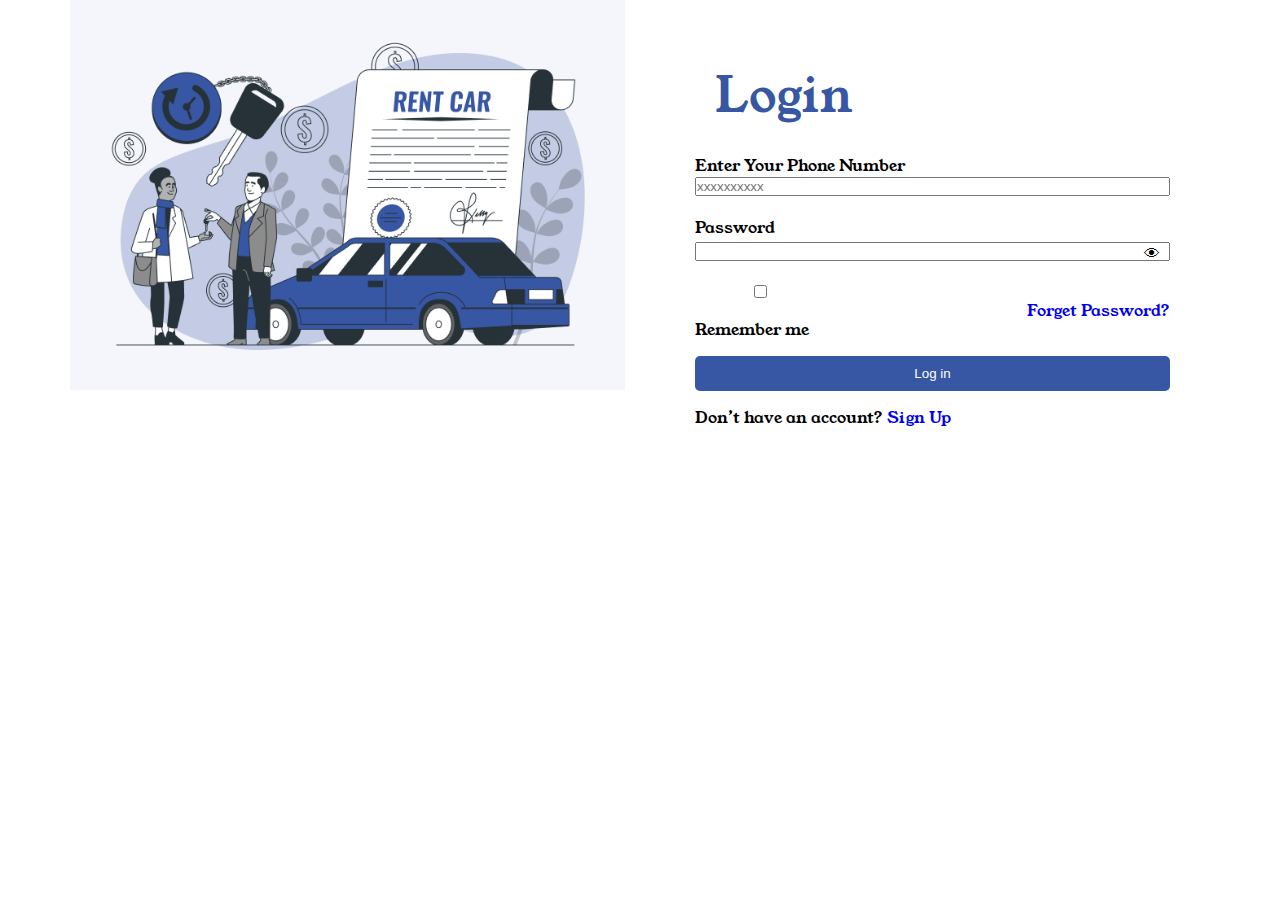
<file: login.html>
<!DOCTYPE html>
<html lang="en">
<head>
  <meta charset="UTF-8">
  <meta name="viewport" content="width=device-width, initial-scale=1.0">
  <title>Rent Car Login</title>
  <link rel="stylesheet" href="style.css">
</head>
<body>
  <div class="container">
    <div class="row">
      <div class="col50">
        <div class="left-panel">
          <img src="./images/Group 127.png" alt="Rent Car Illustration">
        </div>
     
      </div>
      <div class="col50">
        <div class="right-panel">
          <h2 class="lgin">  Login </h2>
          <form>
            <label for="phone">Enter Your Phone Number</label>
            <input type="text" id="phone" placeholder="xxxxxxxxxx" required>
    
            <label for="password">Password</label>
            <div class="password-container">
              <input type="password" id="password" required>
              <span class="toggle-password">👁</span>
            </div>
    
            <div class="options">
              <label><input type="checkbox"> Remember me</label>
              <a href="#">Forget Password?</a>
            </div>
    
            <button type="submit" class="login-btn">Log in</button>
            <p>Don’t have an account? <a href="#">Sign Up</a></p>
          </form>
        </div>
      </div>
    </div>
  </div>
</body>
</html>
</file>
<file: style.css>
*{
    margin: 0;
    padding: 0;
    box-sizing: border-box;
}
body{
  font-family: "Young Serif", serif;
  font-weight: 200;
  font-style: normal;
  overflow-x: hidden;
}

:root {
  --main-color: #3757A4;
  --text-color: #656565;
  --text-color-2: #ffffff;

  
}
@font-face{
    font-family:Poppins;
    src:url("fonts/Poppins/Poppins-Regular.ttf");
}
@font-face{
    font-family:Young Serif;
    src:url("fonts/YoungSerif/YoungSerif-Regular.ttf");
}
a {
    text-decoration: none;
}

li {
    list-style: none;
}

img {
    max-width: 100%;
    object-fit: cover;
	height:auto;
    display: block;
}
.container {
  max-width:1170px;
  width:100%;
  margin: 0 auto;
  padding: 0px 15px;
}

/*===========================================    Header Section    =====================================*/  
header {
    height: auto;
    width: 100%;
    padding: 8px 0;
    position: relative;
}
header .navbar {
    display: flex;
    align-items: center;
    justify-content: space-between;
}
header .navbar .navbar-left {
    display: flex;
    align-items: center;
    gap: 10px;
}
header .navbar .navbar-left i {
    font-size: 22px;
}
header .navbar .nav-link ul {
    display: flex;
    align-items: center;
    gap: 20px;
}
header .navbar .nav-link ul li a{
	font-family:Poppins;
	font-size:16px;
    font-weight: 400;
    color: #000000;
}
.active {
    color: var(--main-color) !important;
}
header .navbar .nav-link ul  a:hover{
  color: var(--main-color);
  transition: all 0.5s ease-in-out
}
.navbar-right {
    display: flex;
    justify-content: space-between;
    align-items: center;
    gap: 20px;
}
header .navbar .navbar-right a, header .navbar .navbar-right a img, header .navbar .navbar-right a span{
  display:inline-block;
  vertical-align:middle;
}
.logo{
  width: 66px;
  display: block;
}
header .navbar .navbar-right .host{
	font-family:poppins;
	font-size:15px;
	font-weight:400;
    background-color: var(--main-color);
    border-radius: 10px;
	color:var(--text-color-2);
	padding:15px;
}
header .navbar .navbar-right .host img{
	margin-right:3px;
}
 .navbar .navbar-right .host:hover{
  /*color:var(--main-color);*/
  background-color:#000000;
  transition: all 0.5s ease-in-out;
}
header .navbar .navbar-right .reg{
	font-family:poppins;
	font-size:15px;
	font-weight:400;
	padding: 14px 16px;
    border: 2px solid var(--main-color);
    border-radius: 10px;
    background-color: transparent;
    color: var(--main-color);
}
header .navbar .navbar-right .reg:hover{
	 color:var(--text-color-2);
	 background:#000000;
	 transition: all 0.5s ease-in-out;
	 border:2px solid #000000;
}
/* .nav-link {
  display: none;
}

.nav-link.active {
  display: block;
} */
.toggle-btn{
  position: absolute;
  right: 10px;
  top: 20px;
  display: none;
}
.toggle-btn i{
  color:black;
  font-size: 30px;
}
.toggle-btn i:active{
  font-size: 40px;
}



  /*======================================        BANNER SECTION      ===========================*/
  .banner {
    position:relative;
	width:100%;
    margin: 0 auto;
	padding:70px 0 110px;
    background-color:#E5F0FF;
  }
  .row {
    display: flex;
    flex-wrap: wrap;
    margin: 0 -15px;
  }
  .banner .row1{
	
    justify-content: center;
  }
  .col60{
	  max-width:60%;
	  flex:0 0 60%;
  }
  
  .col40{
	  max-width:40%;
	  flex:0 0 40%;
	  
  }
  .banner .card{
	  padding:0 15px;
  }
  h1{
	font-family:Young Serif;
    color: var(--main-color);
    font-size: 64px;
    font-weight: 400;
    line-height:1.15; 
	max-width:630px;
  }
  .banner .col60 p{
   color: var(--text-color);
   font-family:Poppins;
	font-size: 16px;
	font-weight: 400;
	margin:20px 0 30px;
	max-width:467px;
  }
  .banner .col40 .dis-content{
	  display:flex;
	  padding-top:12px;
    margin-bottom: 20px;
  }
  .dis-content h5{
	  font-family:Poppins;
	  font-size:32px;
	  font-weight:500;
	  color:var(--main-color);
  }
  .dis-content p{
	   font-family:Poppins;
	  font-size:20px;
	  font-weight:400;
	  color:#2F2F2F;
	 
  }
  .dis-content i{
	  font-size:40px;
	  color:var(--main-color);
	  padding-top:8px;
	  margin-right:5px;
  }
  
  
  .banner form .cartype, .banner form .location{
	width:100%;
	padding:0 10px;
	border: 1px solid #AEAEAE;
    border-radius: 20px;
	margin-bottom:10px;
  }
  
  .banner form select {
    font-size: 16px;
	color:#AEAEAE;
    border:none;
	background:transparent;
  }
  
  .banner form .cartype select{
	  padding: 18px 320px 18px 0;
  }
  .banner form select option{
	  color:var(--main-color);
	 
  }
.banner form .location select{
	padding: 18px 270px 18px 0;
}
.banner form .date, .banner form .time{
	display:flex;
	justify-content:space-between;
	margin-bottom:10px;
}
.banner form .pickupdate, .banner form .dropoffdate, .banner form .pickuptime, .banner form .dropofftime{
	padding:0 10px;
	border: 1px solid #AEAEAE;
    border-radius: 20px;
}
.banner form input[type=text]{
	 padding: 18px 0;
	 border:none;
	background:transparent;
}
  
 .banner form select, .banner form input::placeholder{
	 color:#AEAEAE;
 }
  
  .banner form i{
	  font-size:18px;
	  color:#656565;
  }
  
  .banner form select:focus, .banner form input:focus{
	  outline:none;
  }
  
  .banner form .request{
	  display:block;
	  color:var(--text-color-2);
	  background:var(--main-color);
	  text-align:center;
	  font-family:Poppins;
	  font-weight:400;
	  font-size:15px;
	  border-radius:10px;
	  border:2px solid var(--main-color);
	  padding:16px 0;
  }
.banner form .request:hover{
	color:var(--main-color);
	background:transparent;
	border:2px solid var(--main-color);
	transition:0.5s ease;
}
@media (max-width: 992px) {
  .col60, .col40 {
    max-width: 100%;
    flex: 0 0 100%;
  }

  h1 {
    font-size: 42px;
  }

  .banner form .cartype select,
  .banner form .location select {
    padding: 18px 50px 18px 0;
  }

  .banner form .date,
  .banner form .time {
    flex-direction: column;
    gap: 10px;
  }

  .banner form .pickupdate,
  .banner form .dropoffdate,
  .banner form .pickuptime,
  .banner form .dropofftime {
    width: 100%;
  }

  .banner img {
    width: 100%;
    height: auto;
  }
}

@media (max-width: 768px) {
  h1 {
    font-size: 32px;
    max-width: 100%;
  }

  .banner .col60 p {
    font-size: 14px;
    max-width: 100%;
  }

  .dis-content {
    flex-direction: row;
    align-items: center;
    gap: 10px;
  }

  .dis-content h5 {
    font-size: 24px;
  }

  .dis-content p {
    font-size: 16px;
  }

  .banner form .request {
    font-size: 14px;
    padding: 12px 0;
  }

  .banner form .cartype select,
  .banner form .location select {
    padding-right: 40px;
  }
}
@media (max-width: 480px) {
  h1 {
    font-size: 24px;
  }

  .banner {
    padding: 40px 0 60px;
  }

  .banner .card {
    padding: 0 10px;
  }

  .banner form select,
  .banner form input[type="text"] {
    font-size: 14px;
  }

  .banner form .request {
    width: 100%;
  }
}
 
  
  
 /*=========================================        HOW IT WORKS SECTION        ===========================*/
   .how-it-works {
    position:relative;
	width:100%;
	padding-top:93px;
  }
  
  .how-it-works .workcontainer{
	  max-width:958px;
	  width:100%;
	  margin:0 auto;
	  padding:0 15px;
  }
  .content-above{
	  text-align:center;
  }
   h2 {
	font-family:Young Serif;
    font-size: 48px;
	font-weight:400;
	line-height:1.54;
    color:var(--main-color);
  }
 
   .content-above p {
	  font-family:Poppins;
	  font-size:16px;
	  font-weight:400;
    color: var(--text-color);
	max-width:490px;
	margin:0 auto 40px;
  }
   .col33{
	   max-width:33.33%;
	   flex:0 0 33.33%;
	   padding:0 15px;
   }
  
  .how-it-works .col33 .card{
	  
	  text-align:center;
  }
  
  
  .icon {
  display:block;
  font-size: 25px;
  background-color: #E5F0FF;
  color:var(--main-color);
  padding: 8px 16px;
  border-radius: 10px;
  margin-bottom: 28px;
  display: inline-block;
}

.middle {
  background-color:var(--main-color);
  color:#E5F0FF;
}

.how-it-works .col33 .card span{
	display:block;
	font-family:Poppins;
	font-size:20px;
	font-weight:400;
    margin-bottom: 12px;
    color: #282828;
}

.how-it-works .col33 .card p {
    font-family:Poppins;
	font-size:16px;
	font-weight:400;
    color:var(--text-color) ;
}
.how-it-works .col33 .middle-card{
	position:relative;
}
.how-it-works .col33 .middle-card::before{
	position:absolute;
	top:-30px;
	left:-62px;
	content:url(images/arrow1.png);
	width:126px;
	height:126px;
	
}
.how-it-works .col33 .middle-card::after{
	position:absolute;
	top:-30px;
	right:-85px;
	content:url(images/arrow2.png);
	width:126px;
	height:126px;
}

@media (max-width: 1024px) {
  .col33 {
    max-width: 50%;
    flex: 0 0 50%;
    margin-bottom: 30px;
  }

  .how-it-works .col33 .middle-card::before,
  .how-it-works .col33 .middle-card::after {
    display: none; /* Hide arrows for tablet and below */
  }
}

@media (max-width: 768px) {
  h2 {
    font-size: 36px;
  }

  .col33 {
    max-width: 100%;
    flex: 0 0 100%;
    padding: 0 10px;
    margin-bottom: 30px;
  }

  .how-it-works .workcontainer {
    padding: 0 10px;
  }

  .content-above p {
    font-size: 15px;
    max-width: 100%;
  }

  .how-it-works .col33 .card span {
    font-size: 18px;
  }

  .how-it-works .col33 .card p {
    font-size: 15px;
  }

  .icon {
    font-size: 22px;
    padding: 6px 14px;
  }
}

@media (max-width: 480px) {
  h2 {
    font-size: 28px;
  }

  .icon {
    font-size: 20px;
    padding: 6px 12px;
  }

  .how-it-works .col33 .card span {
    font-size: 17px;
  }

  .how-it-works .col33 .card p {
    font-size: 14px;
  }
}

@media (max-width: 360px) {
  .how-it-works {
    padding-top: 60px;
  }

  h2 {
    font-size: 24px;
  }

  .how-it-works .col33 .card span {
    font-size: 16px;
  }

  .how-it-works .col33 .card p {
    font-size: 13px;
  }

  .icon {
    font-size: 18px;
    padding: 5px 10px;
  }
}



/*========================================     RENTED  CAR  SECTION     ===========================*/

.rented-car{
	position:relative;
	width:100%;
	padding-top:96px;
}
.rented-car .row{
	justify-content:center;
	align-items:center;
}
.rented-car .col33 .card{
	position:relative;
	padding:10px;
    background: #FBFBFB;
    box-shadow: 14px 17px 30px -19px rgba(0, 0, 0, 0.26);
    border-radius: 40px 0px;
}
.rented-car .col33 .card figure img{
	border-radius:10px;
	
}
.rented-car .col33 .card .card-content{
	padding:15px 30px 30px;
	text-align:center;
}
.rented-car .col33 .card .card-content .card-title{
	display:block;
	font-family:Poppins;
	font-size:20px;
	font-weight:500;
	color:#282828;
	
}
.rented-car .col33 .card .card-content .card-description{
	display:flex;
	justify-content:space-between;
	margin:18px 0;
}
.rented-car .col33 .card .card-content .card-description span{
	font-family:Poppins;
	font-size:15px;
	font-weight:400;
	color:#656565;
}
.rented-car .col33 .card .card-content .card-description span i{
	margin-right:3px;
}
.rented-car .col33 .card .card-content .rent{
	display:block;
    font-family:Poppins;
	font-size:16px;
	font-weight:400;
	color:#282828;
	margin-bottom:25px;
}
.rented-car .col33 .card .card-content .card-buttons .buy-now, 
.rented-car .col33 .card .card-content .card-buttons .add-cart{
	display:inline-block;
	font-family:Poppins;
	font-size:15px;
	font-weight:400;
	border-radius:10px;
	
}
.rented-car .col33 .card .card-content .card-buttons .buy-now{
	color:var(--main-color);
	border:1px solid var(--main-color);
	padding:10px 24px;
	margin-right:12px;
}
.rented-car .col33 .card .card-content .card-buttons .add-cart{
	color:var( --text-color-2);
	background:var(--main-color);
	border:1px solid var(--main-color);
	padding:10px 13px;
	margin-left:12px;
}
.rented-car .col33 .card .card-content .card-buttons .buy-now:hover,
 .rented-car .col33 .card .card-content .card-buttons .add-cart:hover{
	 color:var( --text-color-2);
     background:#000000;
	 border:1px solid #000000;
	 transition:all 0.5s ease;
 }
.rented-car .col33 .card1::before, .rented-car .col33 .card2::before, .rented-car .col33 .card3::before{
	position:absolute;
	top:20px;
	left:20px;
	width:62px;
	height:28px;
	background:var(--main-color);
	color:var( --text-color-2);
	font-family:Poppins;
	font-size:12px;
	font-weight:400;
	display:flex;
	justify-content:center;
	align-items:center;
	border-radius:10px;
}
.rented-car .col33 .card1::before{
	content:"Petrol";
}
.rented-car .col33 .card2::before{
	content:"CNG";
}
.rented-car .col33 .card3::before{
	content:"Diesel";
}
@media (max-width: 1024px) {
  .col33 {
    max-width: 50%;
    flex: 0 0 50%;
    margin-bottom: 30px;
  }

  .rented-car .col33 .card .card-content .card-description {
    flex-direction: column;
    gap: 8px;
  }
}

@media (max-width: 768px) {
  .col33 {
    max-width: 100%;
    flex: 0 0 100%;
    padding: 0 10px;
    margin-bottom: 30px;
  }
figure img{
  width: 100%;
  height: auto;
  object-fit: cover;
}

  .rented-car {
    padding-top: 60px;
  }

  .rented-car .col33 .card .card-content {
    padding: 15px 20px 25px;
  }

  .rented-car .col33 .card .card-content .card-description {
    flex-direction: column;
    align-items: center;
    gap: 10px;
  }

  .rented-car .col33 .card .card-content .card-buttons a {
    display: block;
    width: 100%;
    text-align: center;
    margin: 8px 0;
  }

  .rented-car .col33 .card .card-content .card-buttons .buy-now,
  .rented-car .col33 .card .card-content .card-buttons .add-cart {
    padding: 10px;
    margin: 0;
  }
}

@media (max-width: 480px) {
  .rented-car .col33 .card .card-content .card-title {
    font-size: 18px;
  }

  .rented-car .col33 .card .card-content .card-description span {
    font-size: 14px;
  }

  .rented-car .col33 .card .card-content .rent {
    font-size: 14px;
  }

  .rented-car .col33 .card::before {
    font-size: 11px;
    width: 55px;
    height: 24px;
  }
}

@media (max-width: 320px) {
  .rented-car .col33 .card .card-content {
    padding: 10px 15px 20px;
  }

  .rented-car .col33 .card .card-content .card-title {
    font-size: 16px;
  }

  .rented-car .col33 .card .card-content .card-description span {
    font-size: 13px;
  }

  .rented-car .col33 .card .card-content .rent {
    font-size: 13px;
  }

  .rented-car .col33 .card .card-content .card-buttons a {
    font-size: 14px;
    padding: 8px;
  }
}


/*=======================================    CHOOSE US SECTION     ==============================*/
.choose-us {
    position:relative;
    width: 100%;
    padding-top:78px;
}
.col25{
	max-width:25%;
	flex:0 0 25%;
	padding:0 15px;
}
.choose-us .col25 .card {
    background-color: #E5F0FF;
    padding:22px 18px;
    border-radius: 30px;
    box-shadow: 4px 4px 10px 1px rgba(0, 0, 0, 0.3);
}

.choose-us .card .features {
    display: flex;
    align-items: center;
    gap: 10px;
    margin-bottom: 20px;
}

.choose-us .card  .features img {
    border-radius:10px;
}

.choose-us .card .features .heading2 {
	font-family:Poppins;
    font-size: 18px;
	font-weight:500;
	color:#282828;
	line-height:1.11;
}

.choose-us .card  .lower-content p {
   font-family:Poppins;
    font-size: 15px;
	font-weight:400;
	color:#656565;
}
/* Tablets - 768px and below */
@media (max-width: 768px) {
  .col25 {
    max-width: 50%;
    flex: 0 0 50%;
    margin-bottom: 30px;
  }

  .col33 {
    max-width: 50%;
    flex: 0 0 50%;
    padding: 0 10px;
    margin-bottom: 30px;
  }

  .choose-us .card .features .heading2 {
    font-size: 16px;
  }

  .choose-us .card .lower-content p {
    font-size: 14px;
  }

  .available .card .card-name {
    font-size: 16px;
  }
}

/* Mobile - 480px and below */
@media (max-width: 480px) {
  .col25, .col33 {
    max-width: 100%;
    flex: 0 0 100%;
    padding: 0 10px;
    margin-bottom: 25px;
  }

  .choose-us {
    padding-top: 50px;
  }

  .choose-us .card {
    padding: 18px 14px;
  }

  .choose-us .card .features {
    flex-direction: column;
    align-items: flex-start;
    gap: 8px;
  }

  .choose-us .card .features img {
    width: 40px;
    height: auto;
  }

  .choose-us .card .features .heading2 {
    font-size: 15px;
  }

  .choose-us .card .lower-content p {
    font-size: 13px;
  }

  .available .card .card-name {
    font-size: 14px;
    text-align: center;
    margin-top: 8px;
  }

  .available .card img {
    width: 100%;
    height: auto;
    border-radius: 12px;
  }
}

/* Small phones - 360px and below */
@media (max-width: 360px) {
  .choose-us .card .features .heading2 {
    font-size: 14px;
  }

  .choose-us .card .lower-content p {
    font-size: 12.5px;
  }

  .available .card .card-name {
    font-size: 13.5px;
  }
}


/*====================================       AVAILABLE AROUND SECTION      ================================*/
.available{
	position:relative;
	width:100%;
	padding-top:94px;
}
.available .content-above h2{
max-width:496px;
line-height:1.16;
margin:0 auto 55px;
}
.available .col33 .card{
position:relative;
}	
.available .col33 .card .card-name{
	position:absolute;
	bottom:0;
	left:0;
	right:0;
	display:flex;
	justify-content:center;
	align-items:center;
	padding:40px 0;
	font-family:Poppins;
	font-size:40px;
	font-weight:500;
	line-height:1.85;
	color:var(--text-color-2);
}

@media (max-width: 768px) {
  .col33 {
    max-width: 50%;
    flex: 0 0 50%;
    padding: 0 10px;
    margin-bottom: 30px;
  }


  .available .col33 .card .card-name {
    font-size: 28px;
    padding: 25px 0;
  }

  .available .content-above h2 {
    font-size: 28px;
    text-align: center;
  }
  .available .col33 .card img{
     width: 100%;
        height: auto;
        object-fit: cover;

  }
}

@media (max-width: 480px) {
  .col33 {   
    max-width: 100%;
    flex: 0 0 100%;
    padding: 0 10px;
    margin-bottom: 25px;
  }

  .available {
    padding-top: 60px;
  }

  .available .col33 .card img {
    width: 100%;
    height: auto;
    border-radius: 12px;
  }

  .available .col33 .card .card-name {
    font-size: 24px;
    padding: 20px 0;
  }

  .available .content-above h2 {
    font-size: 24px;
    margin-bottom: 40px;
  }
}

@media (max-width: 360px) {
  .available .col33 .card .card-name {
    font-size: 20px;
    padding: 16px 0;
  }

  .available .content-above h2 {
    font-size: 20px;
    margin-bottom: 30px;
  }
}


/*=========================================       HOST SECTION     ========================================*/
.host{
	position:relative;
	width:100%;
	padding:112px;
}
.host .container{
	padding-top:60px;
	background-color:#E5F0FF;
}
.col50{
	max-width:50%;
	flex:0 0 50%;
	padding:0 15px;
}
.host .col50 .card{
	padding:0 10px;
}
.host .col50 .card .host-content p{
	font-family:Poppins;
	font-size:36px;
	font-weight:500;
	color:#000000;
	margin-bottom:70px;
}
.host .col50 .card .host-content .join{
	display:inline-block;
	font-family:Poppins;
	font-size:16px;
	font-weight:500;
	line-height:2;
	color:var(--main-color);
	padding:10px 31px;
	border-radius:10px;
	border:2px solid var(--main-color);
}
.host .col50 .card .host-content .join:hover{
	color:var(--text-color-2);
	background:var(--main-color);
	border:2px solid var(--main-color);
	transition:all 0.5s ease;
}

@media (max-width: 768px) {
  .col50 {
    max-width: 100%;
    flex: 0 0 100%;
    padding: 0 10px;
    margin-bottom: 30px;
    text-align: center;
  }

  .host {
    padding: 80px 20px;
  }

  .host .container {
    padding-top: 40px;
  }

  .host .col50 .card .host-content p {
    font-size: 28px;
    margin-bottom: 40px;
  }

  .host .col50 .card .host-image img {
    width: 100%;
    height: auto;
  }
}

@media (max-width: 480px) {
  .host {
    padding: 60px 15px;
  }

  .host .col50 .card .host-content h1 {
    font-size: 26px;
    margin-bottom: 10px;
  }

  .host .col50 .card .host-content p {
    font-size: 22px;
    margin-bottom: 30px;
  }

  .host .col50 .card .host-content .join {
    font-size: 14px;
    padding: 8px 20px;
  }
}


@media (max-width: 360px) {
  .host .col50 .card .host-content h1 {
    font-size: 22px;
  }

  .host .col50 .card .host-content p {
    font-size: 18px;
  }

  .host .col50 .card .host-content .join {
    font-size: 13px;
    padding: 8px 18px;
  }
}

/*========================================       FOOTER SECTION     ======================================*/
.footer {
    position:relative;
    width: 100%;
    background-color: #0C1834;
}
/* .footer-above{
	padding:60px 0 30px;
} */

.col10{
	max-width:10%;
	flex:0 0 10%;
	padding:0 15px;
}
.col30{
	max-width:30%;
	flex:0 0 30%;
	padding:0 15px;
}


.footer .col30 .about {
	display:block;
   font-family:Poppins;
	font-size:16px;
	font-weight:400;
	color:#FBFBFB;
	padding-top:15px;
	max-width:248px;
}
.footer .footer-heading{
	display:block;
   font-family:Poppins;
	font-size:24px;
	font-weight:400;
	color:var(--text-color-2);
	margin-bottom:25px;
}
.footer .col30 .address {
	display:block;
   font-family:Poppins;
	font-size:16px;
	font-weight:400;
	color:var(--text-color-2);
	padding-bottom:20px;
	max-width:134px;
}
.footer .col30 ul li, .footer .col10 ul li{
	margin-bottom:30px;
}
.footer .col30 ul li a span, .footer .col10 ul li a{
	display:inline-block;
	font-family:Poppins;
	font-size:16px;
	font-weight:400;
	color:var(--text-color-2);
}
.footer .col30 ul li  .footer-icon{
	border:2px solid var(--text-color-2);
	border-radius:5px 0;
	padding:0 5px;
	margin-right:8px;
}
.footer .col30 ul li  .footer-icon i{
	color:var(--text-color-2);
	font-size:11px;
}

.footer .col30 ul li a span:hover, .footer .col10 ul li a:hover{
	color:#ffc433;
}

.footer .col30 input{
  width: 100%;
	padding:16px 0px 16px 10px;
	border:1px  solid var(--text-color-2);
	border-radius:10px;
	background:transparent;
}
.footer .col30 input::placeholder{
	font-family:Poppins;
	font-size:14px;
	font-weight:400;
	color:var(--text-color-2);
}
.footer .border{
	border-top:1px solid #707070;
}
.footer .border .footer-bottom{
	padding:12px 0;
	text-align:center;
}
.footer .border .footer-bottom span{
	font-family:Poppins;
	font-size:12px;
	font-weight:400;
	color:var(--text-color-2);
}
@media (max-width: 768px) {
  .footer .row {
    flex-wrap: wrap;
  }
  .col30,.col10{
    justify-content: center;

  }

  .col30, .col10 {
    max-width: 100%;
    flex: 0 0 100%;
    margin-bottom: 40px;
  }

  .footer .col30 input {
    width: 100%;
    padding: 14px 15px;
    margin-bottom: 15px;
  }

  .footer .col30 ul,
  .footer .col10 ul {
    padding-left: 0;
  }

  .footer .footer-heading,
  .footer .col30 .about,
  .footer .col30 .address,
  .footer .col30 ul li a span,
  .footer .col10 ul li a {
    text-align: center;
  }

  .footer .col30 ul li,
  .footer .col10 ul li {
    margin-bottom: 20px;
  }
  
}

@media (max-width: 480px) {
  .footer-above {
    padding: 40px 15px 20px;
  }

  .footer .footer-heading {
    font-size: 20px;
    margin-bottom: 20px;
  }

  .footer .col30 .about,
  .footer .col30 .address {
    font-size: 14px;
  }

  .footer .col30 ul li a span,
  .footer .col10 ul li a {
    font-size: 14px;
  }

  .footer .col30 input::placeholder {
    font-size: 13px;
  }

  .footer .border .footer-bottom span {
    font-size: 10px;
  }
  .navbar-right{
    display: none;
  }
}

@media (max-width: 360px) {
  .footer .col30 input {
    font-size: 13px;
    padding: 12px 10px;
  }

  .footer .footer-heading {
    font-size: 18px;
  }

  .footer .col30 .about,
  .footer .col30 .address {
    font-size: 13px;
  }

  .footer .border .footer-bottom {
    padding: 10px 5px;
  }

  .footer .border .footer-bottom span {
    font-size: 10px;
  }
}










@media (min-width: 376px) {
  .nav-link {
    display: block !important;
  }

  #menuToggle {
    display: none;
  }
}

@media (min-width: 768px) {
  .arrow {
    display: block;
  }
}

  



/* Oue Work Section End  */

/* Reviews Start  */

#reviews {
    height: auto;
    width: 100%;
    padding: 50px 0;
}

#reviews .reviews-heading h2 {
    font-size: 48px;
    text-align: center;
    color: var(--main-color);
    margin-bottom: 100px;
}

#reviews .review-boxes {
    display: flex;
    align-items: center;
    justify-content: space-between;
    gap: 20px;
}

#reviews .review-boxes .review-box {
    background-color: #E5F0FF;
    padding: 40px;
    border-radius: 20px;
}

#reviews .review-boxes .review-box img {
    display: flex;
    align-items: center;
    justify-content: center;
    margin: 0 auto;
    border-radius: 50%;
    height: 100px;
    width: 100px;
    border: 5px solid var(--main-color);
    margin-bottom: 20px;
    margin-top: -112px;
}

#reviews .review-boxes .review-box ul {
    display: flex;
    align-items: center;
    justify-content: center;
    margin-bottom: 10px;
    gap: 2px;
}

#reviews .review-boxes .review-box ul li i {
    color: #FCE340;
}

#reviews .review-boxes .review-box p {
    color: var(--text-color);
    font-size: 18px;
    text-align: center;
    margin-bottom: 5px;
}

#reviews .review-boxes .review-box h6 {
    color: black;
    font-weight: 700;
    font-size: 20px;
    text-align: center;
}

@media (max-width: 768px) {
  #reviews .review-boxes {
    flex-direction: column;
    gap: 40px;
  }

  #reviews .reviews-heading h2 {
    font-size: 36px;
    margin-bottom: 60px;
  }

  #reviews .review-boxes .review-box {
    padding: 30px;
  }

  #reviews .review-boxes .review-box p {
    font-size: 16px;
  }

  #reviews .review-boxes .review-box h6 {
    font-size: 18px;
  }
}

@media (max-width: 480px) {
  #reviews {
    padding: 40px 15px;
  }

  #reviews .reviews-heading h2 {
    font-size: 28px;
    margin-bottom: 40px;
  }

  #reviews .review-boxes .review-box {
    padding: 25px;
  }

  #reviews .review-boxes .review-box img {
    height: 80px;
    width: 80px;
    margin-top: -90px;
  }

  #reviews .review-boxes .review-box p {
    font-size: 15px;
  }

  #reviews .review-boxes .review-box h6 {
    font-size: 16px;
  }
}


@media (max-width: 360px) {
  #reviews .reviews-heading h2 {
    font-size: 24px;
  }

  #reviews .review-boxes .review-box img {
    height: 70px;
    width: 70px;
    margin-top: -70px;
  }

  #reviews .review-boxes .review-box p {
    font-size: 14px;
  }

  #reviews .review-boxes .review-box h6 {
    font-size: 15px;
  }
}

/* Reviews End  */




.llb{
  text-align: center;
}
h2 {
  margin: 20px;
  color: var(--main-color);
}
.container-2 {
  display: flex;
  justify-content: center;
  gap: 18px;
  padding: 20px;
  height: 550px;
}
.card-1 {
  width: 100%;

  position: relative;
  border-radius: 8px;
  overflow:hidden ;
  box-shadow: 0 4px 12px rgba(0, 0, 0, 0.2);
}
.card-1 img {
  width: 100%;
  height: 100%;
  object-fit: cover;
  display: block;
}
.card-1-title {
  position: absolute;
  bottom: 10px;
  left: 0;
  right: 0;
  color: white;
  font-size: 1.5em;
  font-weight: bold;
  background: rgba(0, 0, 0, 0.4);
  padding: 10px 0;
}

.container-5 {
  display: flex;
  height: 100vh;
}

.left-panel, .right-panel {
  flex: 1;
  padding: 40px;
  box-sizing: border-box;
}

.left-panel {
  background-color: #f4f6fb;
  display: flex;
  align-items: center;
  justify-content: center;
}

.left-panel img {
  max-width: 100%;
  height: auto;
}

.right-panel {
  background-color: #ffffff;
  display: flex;
  flex-direction: column;
  justify-content: center;
}



form {
  display: flex;
  flex-direction: column;
}
.right-panel input{
  width: 100%;
  margin-bottom: 20px;
}
/*
input[type="text"], input[type="password"] {
  padding: 10px;
  margin-bottom: 15px;
  border: 1px solid #ccc;
  border-radius: 5px;
}
*/
.password-container {
  position: relative;
}

.toggle-password {
  position: absolute;
  right: 10px;
  top: 3px;
  cursor: pointer;
}

.options {
  display: flex;
  justify-content: space-between;
  align-items: center;
  margin-bottom: 15px;
}

button {
  background-color: var(--main-color);
  color: white;
  padding: 10px;
  border: none;
  border-radius: 5px;
  cursor: pointer;
  margin-bottom: 15px;
}

button:hover {
  background-color: #0c2a51;
  transition: all 0.5s ease-in-out
}


/* aboutpage */
#hero {
    height: auto;
    width: 100%;
    padding: 20px 0;

}

#hero .about-hero {
    position: relative;
}

#hero .about-hero img {
    width: 100%;
}

#hero .about-hero h2 {
    position: absolute;
    font-size: 96px;
    top: 35%;
    left: 50%;
    transform: translateX(-50%);
    color: var(--text-color-2);
}
@media (max-width: 992px) {
  #hero .about-hero h2 {
    font-size: 64px;
    top: 30%;
  }
}

@media (max-width: 768px) {
  #hero .about-hero h2 {
    font-size: 48px;
    top: 28%;
  }
}

@media (max-width: 576px) {
  #hero .about-hero h2 {
    font-size: 36px;
    top: 25%;
  }
}

@media (max-width: 400px) {
  #hero .about-hero h2 {
    font-size: 28px;
    top: 22%;
    text-align: center;
    width: 100%;
  }
}


/* aboutus */

#about-us {
    height: auto;
    width: 100%;
    padding: 50px 0;
}

#about-us .about-us-content {
    display: grid;
    grid-template-columns: 1fr 1fr 2fr;
    align-items: start;
    gap: 20px;
}

#about-us .about-us-content .about-us-left h3 {
    font-size: 48px;
    color: var(--main-color);
    margin-bottom: 30px;
}

#about-us .about-us-content .about-us-left p {
    font-size: 18px;
    color: var(--text-color);
    margin-bottom: 20px;
}

#about-us .about-us-content .about-us-left .about-contact {
    display: flex;
    align-items: center;
    gap: 15px;
}

#about-us .about-us-content .about-us-left .about-contact i {
    display: flex;
    align-items: center;
    justify-content: center;
    height: 40px;
    width: 40px;
    border-radius: 5px;
    background-color: var(--main-color);
    color: var(--text-color-2);
}

#about-us .about-us-content .about-us-left .about-contact .about-contact-text p {
    margin-bottom: 4px;
    font-size: 15px;

}

#about-us .about-us-content .about-us-left .about-contact .about-contact-text span {
    font-size: 15px;
}


#about-us .about-us-content .about-us-center p {
    font-size: 18px;
    color: var(--text-color);
    margin-bottom: 15px;
    line-height: 25px;
}

#about-us .about-us-content .about-us-center .center-text h6 {
    font-size: 18px;
    color: black;
    margin-bottom: 5px;
}

#about-us .about-us-content .about-us-center .center-text p {
    font-size: 17px;
    margin-bottom: 10px;
}

@media (max-width: 992px) {
  #about-us .about-us-content {
    grid-template-columns: 1fr;
    text-align: center;
  }

  #about-us .about-us-content .about-us-left,
  #about-us .about-us-content .about-us-center,
  #about-us .about-us-content .about-us-right {
    margin-bottom: 30px;
  }

  #about-us .about-us-content .about-us-left h3 {
    font-size: 36px;
  }

  #about-us .about-us-content .about-us-left p,
  #about-us .about-us-content .about-us-center p,
  #about-us .about-us-content .about-us-center .center-text p {
    font-size: 16px;
  }

  #about-us .about-us-content .about-us-center .center-text h6 {
    font-size: 16px;
  }

  #about-us .about-us-content .about-us-right img {
    width: 100%;
    height: auto;
  }
}

@media (max-width: 576px) {
  #about-us {
    padding: 30px 15px;
  }

  #about-us .about-us-content .about-us-left h3 {
    font-size: 28px;
  }

  #about-us .about-us-content .about-us-left .about-contact {
    flex-direction: column;
    align-items: center;
  }

  #about-us .about-us-content .about-us-left .about-contact-text {
    text-align: center;
  }
}

@media (max-width: 360px) {
  #about-us .about-us-content .about-us-left h3 {
    font-size: 24px;
  }

  #about-us .about-us-content .about-us-center p,
  #about-us .about-us-content .about-us-center .center-text p {
    font-size: 14px;
  }

  #about-us .about-us-content .about-us-center .center-text h6 {
    font-size: 15px;
  }
}




/*
.banner-3 {
  display: flex;
  align-items: center;
  justify-content: space-between;
  background: #f2f6fc;
  padding: 40px;
  position: relative;
}

.text-content-3 {
  max-width: 40%;
}

.text-content h1 {
  font-size:49px;
  color: #1c2c5b;
  margin-bottom: 10px;
}

.text-content-3 p {
  font-size: 24px;
  margin-bottom: 20px;
}

.text-content-3 .button-1 {
  padding: 10px 20px;
  font-size: 18px;
  border: 2px solid #1c2c5b;
  background: transparent;
  cursor: pointer;
  border-radius: 10px;
}

.image-content-3 {
  position: relative;
  width: 50%;
}

.car {
  position: absolute;
  bottom: 0;
  right: 0;
  z-index: 1;
}

.person {
  width: 226px;
  position: absolute;
  bottom: 0;
  right: 12%;
  z-index: 2;
}

*/

.footer-right-2 ul li:hover{
color: var(--text-color);
transition: all 0.5s ease-in-out
}


/* .nav-link {
  display: none;
} */

/* #click:checked ~ .container .nav-link {
  display: block;
} */

@media (min-width: 376px) {
  .menu-btn {
    display: none;
  }

  /* .nav-link {
    display: block !important;
  } */
}


/* Tablets: 992px and below */
@media (max-width: 992px) {
  .col60, .col40 {
    max-width: 100%;
    flex: 0 0 100%;
  }

  h1 {
    font-size: 42px;
  }

  .banner form .cartype select,
  .banner form .location select {
    padding: 18px 50px 18px 0;
  }

  .banner form .date,
  .banner form .time {
    flex-direction: column;
    gap: 10px;
  }

  .banner form .pickupdate,
  .banner form .dropoffdate,
  .banner form .pickuptime,
  .banner form .dropofftime {
    width: 100%;
  }

  .banner img {
    width: 100%;
    height: auto;
  }
  .toggle-btn{
    display: block;
    z-index: 3;
  }
  .nav-links{
    position: fixed;
    top: 0;
    right: -100%;
    width: 300px;
    height: 500px;
    background: var(--text-color);
    
    display: flex;
    justify-content:center;
    align-items: center;
    flex-direction: column;
    /* gap: 50px; */
    transition: 0.5s ease-in-out;
    z-index: 1;
  }
  .nav-links a{
    display: block;
    font-size: 30px;
    padding: 20px;
  }
  .navbar-right{
    margin-right: 40px;
  }
  .on{
    right: 0;
  }
}
@media(max-width:500px){
  .navbar-right{
    display: none;
  }
}


@media (max-width: 768px) {
  h1 {
    font-size: 32px;
    max-width: 100%;
  }

  .banner .col60 p {
    font-size: 14px;
    max-width: 100%;
  }

  .dis-content {
    flex-direction: row;
    align-items: center;
    gap: 10px;
  }

  .dis-content h5 {
    font-size: 24px;
  }

  .dis-content p {
    font-size: 16px;
  }

  .banner form .request {
    font-size: 14px;
    padding: 12px 0;
  }

  .banner form .cartype select,
  .banner form .location select {
    padding-right: 40px;
  }
  .review-box{
    margin-bottom: 60px;
  }
  .footer{
    padding: 30px 0;
    text-align: center;
  }
  
  .footer-logo{
    margin: auto;
    text-align: center;
  }
  .address{
    margin: auto;
    text-align: center;
  }
  
}

@media (max-width: 480px) {
  h1 {
    font-size: 24px;
  }

  .banner {
    padding: 40px 0 60px;
  }

  .banner .card {
    padding: 0 10px;
  }

  .banner form select,
  .banner form input[type="text"] {
    font-size: 14px;
  }

  .banner form .request {
    width: 100%;
  }
}

@media (max-width: 1024px) {
  .col33 {
    max-width: 50%;
    flex: 0 0 50%;
    margin-bottom: 30px;
  }

  .how-it-works .col33 .middle-card::before,
  .how-it-works .col33 .middle-card::after {
    display: none; 
  }
  
}

@media (max-width: 768px) {
  h2 {
    font-size: 36px;
  }

  .col33 {
    max-width: 100%;
    flex: 0 0 100%;
    padding: 0 10px;
    margin-bottom: 30px;
  }

  .how-it-works .workcontainer {
    padding: 0 10px;
  }

  .content-above p {
    font-size: 15px;
    max-width: 100%;
  }

  .how-it-works .col33 .card span {
    font-size: 18px;
  }

  .how-it-works .col33 .card p {
    font-size: 15px;
  }

  .icon {
    font-size: 22px;
    padding: 6px 14px;
  }
  .dis-content{
    margin-bottom: 15px;
  }
  .card-buttons{
    display: flex;
    flex-direction: column;
    gap: 10px;
  }
  .reviews-heading{
    padding-bottom: 40px;
  }
  .about{
    margin: auto;
    text-align: center;
  }
  
}

@media (max-width: 480px) {
  h2 {
    font-size: 28px;
  }

  .icon {
    font-size: 20px;
    padding: 6px 12px;
  }

  .how-it-works .col33 .card span {
    font-size: 17px;
  }

  .how-it-works .col33 .card p {
    font-size: 14px;
  }
  
}

@media (max-width: 360px) {
  .how-it-works {
    padding-top: 60px;
  }

  h2 {
    font-size: 24px;
  }

  .how-it-works .col33 .card span {
    font-size: 16px;
  }

  .how-it-works .col33 .card p {
    font-size: 13px;
  }

  .icon {
    font-size: 18px;
    padding: 5px 10px;
  }
}
</file>
